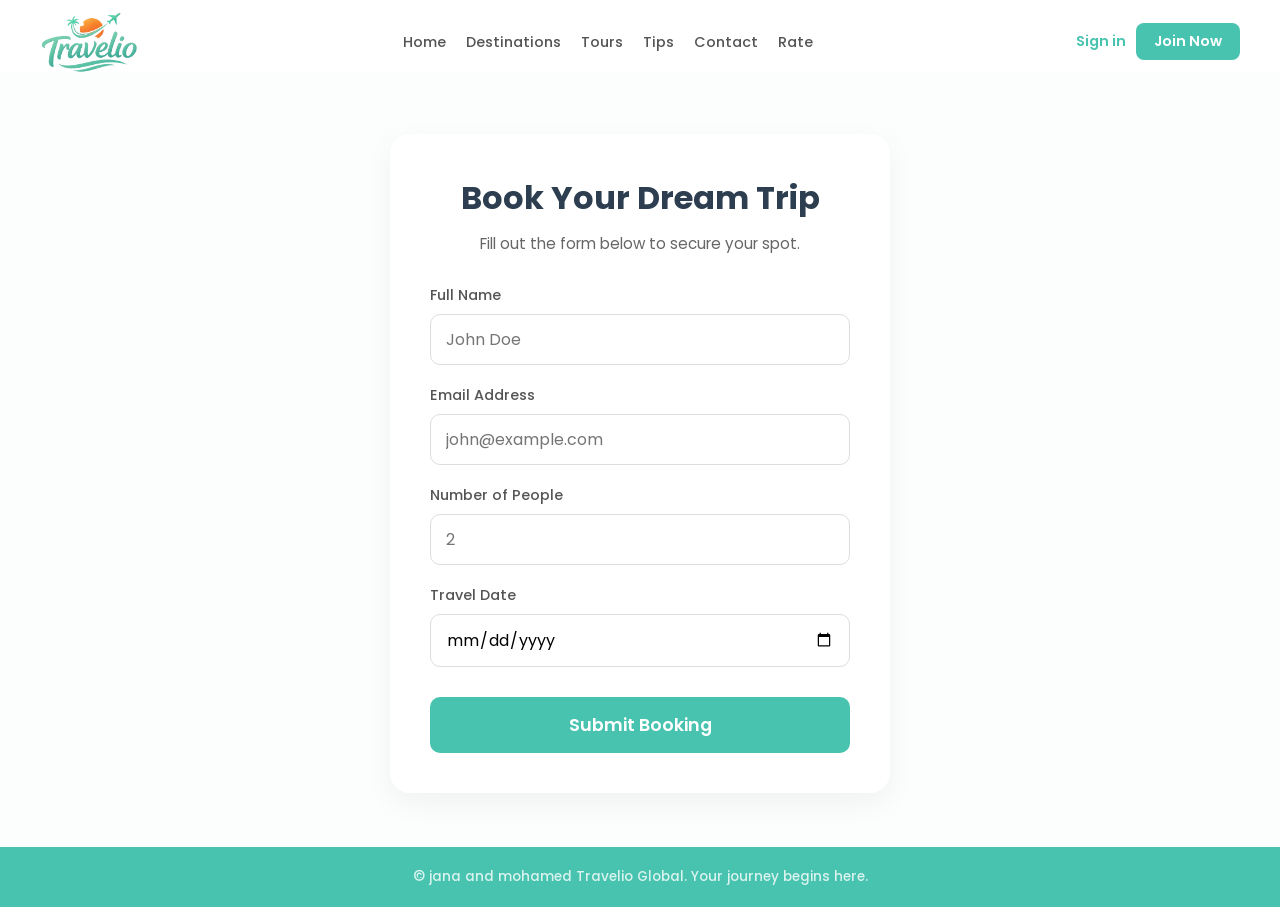
<file: Travel website/Booking.html>
<!doctype html>
<html lang="en">
  <head>
    <meta charset="UTF-8" />
    <meta name="viewport" content="width=device-width, initial-scale=1.0" />
    <title>Travelio - Booking</title>
    <link
      href="https://fonts.googleapis.com/css2?family=Poppins:wght@300;400;600;700&display=swap"
      rel="stylesheet"
    />
    <link rel="stylesheet" href="Styles/booking.css" />
  </head>
  <body>
    <!--  Navbar -->
    <iframe src="navbar.html" class="nav-iframe"></iframe>

    <div class="booking-container">
      <div class="booking-card">
        <h1>Book Your Dream Trip</h1>
        <p class="subtitle">Fill out the form below to secure your spot.</p>
        <form action="index.html" method="get">
          <div class="input-group">
            <label for="name">Full Name</label>
            <input type="text" id="name" placeholder="John Doe" required />
          </div>
          <div class="input-group">
            <label for="email">Email Address</label>
            <input
              type="email"
              id="email"
              placeholder="john@example.com"
              required
            />
          </div>
          <div class="input-group">
            <label for="people">Number of People</label>
            <input
              type="number"
              id="people"
              min="1"
              max="20"
              placeholder="2"
              required
            />
          </div>
          <div class="input-group">
            <label for="date">Travel Date</label>
            <input type="date" id="date" required />
          </div>
          <button type="submit" class="btn-submit">Submit Booking</button>
        </form>
      </div>
    </div>

    <!--  Footer -->
    <iframe src="footer.html" class="footer-iframe" scrolling="no"></iframe>
  </body>
</html>
</file>
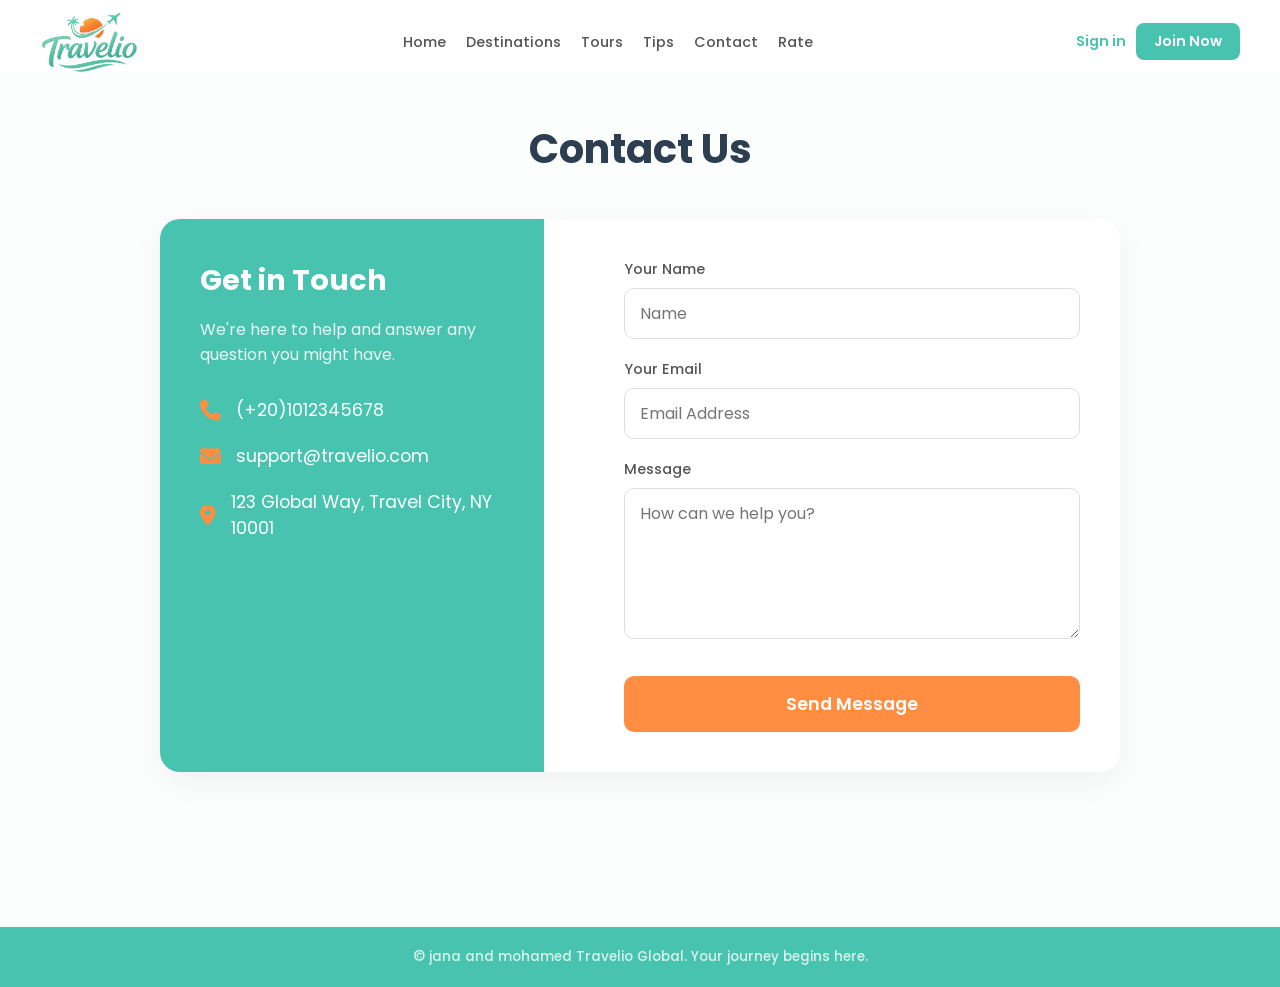
<file: Travel website/Contact.html>
<!doctype html>
<html lang="en">
  <head>
    <meta charset="UTF-8" />
    <meta name="viewport" content="width=device-width, initial-scale=1.0" />
    <title>Travelio - Contact Us</title>
    <link
      href="https://fonts.googleapis.com/css2?family=Poppins:wght@300;400;600;700&display=swap"
      rel="stylesheet"
    />
    <link
      rel="stylesheet"
      href="https://cdnjs.cloudflare.com/ajax/libs/font-awesome/6.4.2/css/all.min.css"
    />
    <link rel="stylesheet" href="Styles/contact.css" />
  </head>
  <body>
    <!--  Navbar -->
    <iframe src="navbar.html" class="nav-iframe"></iframe>

    <div class="contact-container">
      <h1 class="page-title">Contact Us</h1>

      <div class="contact-wrapper">
        <div class="contact-info">
          <h3>Get in Touch</h3>
          <p>We're here to help and answer any question you might have.</p>

          <div class="info-item">
            <i class="fa-solid fa-phone"></i>
            <span>(+20)1012345678</span>
          </div>
          <div class="info-item">
            <i class="fa-solid fa-envelope"></i>
            <span>support@travelio.com</span>
          </div>
          <div class="info-item">
            <i class="fa-solid fa-location-dot"></i>
            <span>123 Global Way, Travel City, NY 10001</span>
          </div>
        </div>

        <div class="contact-form">
          <form action="#" method="get">
            <div class="input-group">
              <label for="name">Your Name</label>
              <input type="text" id="name" placeholder="Name" required />
            </div>
            <div class="input-group">
              <label for="email">Your Email</label>
              <input
                type="email"
                id="email"
                placeholder="Email Address"
                required
              />
            </div>
            <div class="input-group">
              <label for="message">Message</label>
              <textarea
                id="message"
                rows="5"
                placeholder="How can we help you?"
                required
              ></textarea>
            </div>
            <button type="submit" class="btn-submit">Send Message</button>
          </form>
        </div>
      </div>
    </div>

    <!--  Footer -->
    <iframe src="footer.html" class="footer-iframe" scrolling="no"></iframe>
  </body>
</html>
</file>
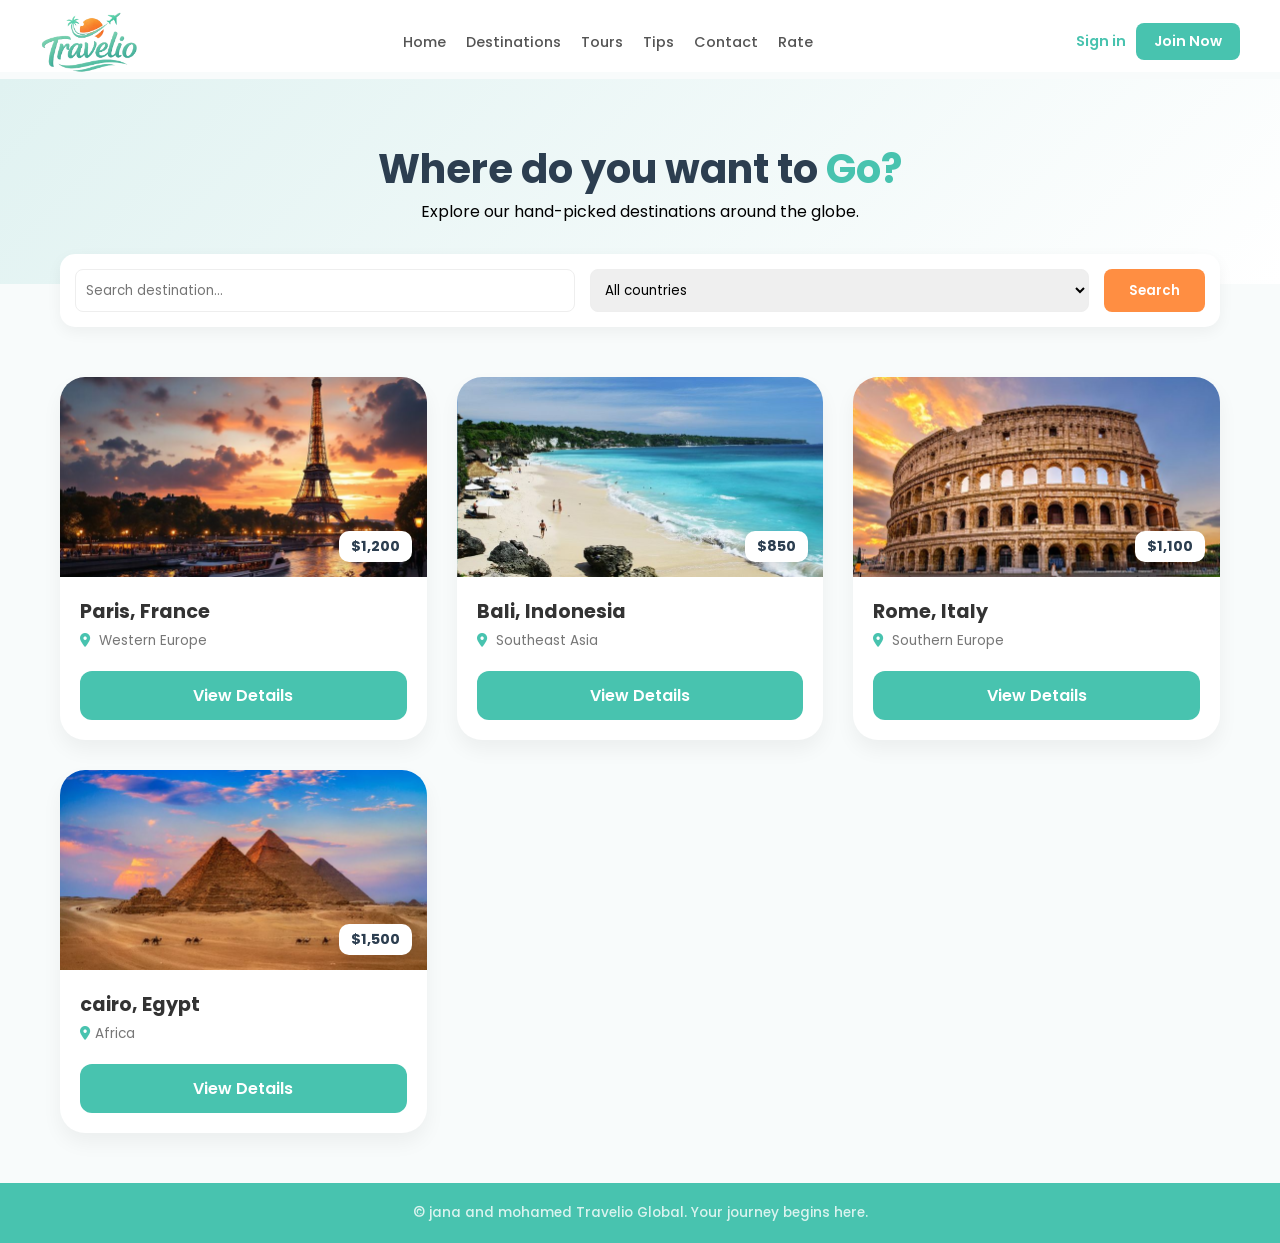
<file: Travel website/Destinations.html>
<!doctype html>
<html lang="en">
  <head>
    <meta charset="UTF-8" />
    <meta name="viewport" content="width=device-width, initial-scale=1.0" />
    <title>Travelio - Destinations</title>
    <link
      href="https://fonts.googleapis.com/css2?family=Poppins:wght@300;400;600;700&display=swap"
      rel="stylesheet"
    />
    <link
      rel="stylesheet"
      href="https://cdnjs.cloudflare.com/ajax/libs/font-awesome/6.4.2/css/all.min.css"
    />
    <link rel="stylesheet" href="Styles/destination.css" />
  </head>
  <body>
    <!--  Navbar -->
    <iframe src="navbar.html" class="nav-iframe" scrolling="no"></iframe>

    <header class="dest-hero">
      <h1>Where do you want to <span class="highlight">Go?</span></h1>
      <p>Explore our hand-picked destinations around the globe.</p>
    </header>

    <section class="container">
      <!-- Filter Bar -->
      <div class="filter-bar">
        <input type="text" placeholder="Search destination..." />
        <select>
          <option>All countries</option>
          <option>paris</option>
          <option>Egypt</option>
          <option>Rome</option>
          <option>Jaban</option>
          <option>America</option>
          <option>Bali</option>
        </select>
        <button class="filter-btn">Search</button>
      </div>

      <!-- Destination Grid -->
      <div class="dest-grid">
        <!-- Card 1 -->
        <div class="dest-card">
          <div class="dest-img" style="background-image: url(Img/paris.jfif)">
            <span class="price-tag">$1,200</span>
          </div>
          <div class="dest-info">
            <h3>Paris, France</h3>
            <p><i class="fa-solid fa-location-dot"></i> Western Europe</p>
            <a href="DestinationsDetails.html" class="view-btn">View Details</a>
          </div>
        </div>

        <!-- Card 2 -->
        <div class="dest-card">
          <div class="dest-img" style="background-image: url(Img/bali.jfif)">
            <span class="price-tag">$850</span>
          </div>
          <div class="dest-info">
            <h3>Bali, Indonesia</h3>
            <p><i class="fa-solid fa-location-dot"></i> Southeast Asia</p>
            <a href="DestinationsDetails.html" class="view-btn">View Details</a>
          </div>
        </div>

        <!-- Card 3 -->
        <div class="dest-card">
          <div class="dest-img" style="background-image: url(Img/rome.jfif)">
            <span class="price-tag">$1,100</span>
          </div>
          <div class="dest-info">
            <h3>Rome, Italy</h3>
            <p><i class="fa-solid fa-location-dot"></i> Southern Europe</p>
            <a href="DestinationsDetails.html" class="view-btn">View Details</a>
          </div>
        </div>

        <!-- Card 4 -->
        <div class="dest-card">
          <div class="dest-img" style="background-image: url(Img/egypt.jfif)">
            <span class="price-tag">$1,500</span>
          </div>
          <div class="dest-info">
            <h3>cairo, Egypt</h3>
            <p><i class="fa-solid fa-location-dot"></i>Africa</p>
            <a href="DestinationsDetails.html" class="view-btn">View Details</a>
          </div>
        </div>
      </div>
    </section>

    <!-- Shared Footer -->
    <iframe src="footer.html" class="footer-iframe" scrolling="no"></iframe>
  </body>
</html>
</file>
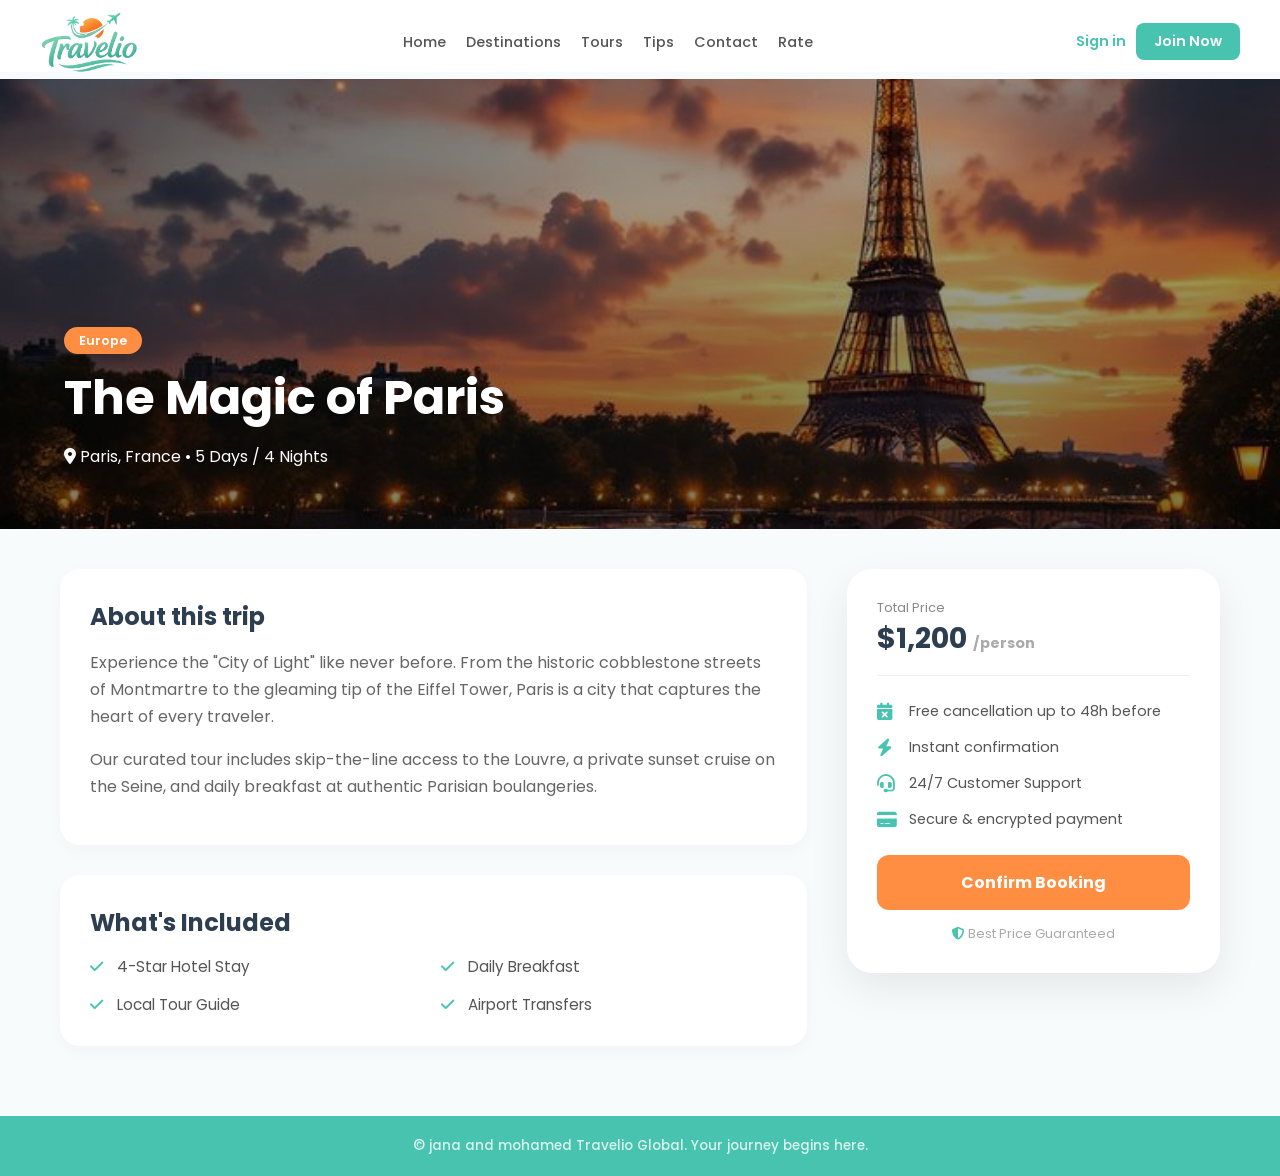
<file: Travel website/DestinationsDetails.html>
<!doctype html>
<html lang="en">
  <head>
    <meta charset="UTF-8" />
    <meta name="viewport" content="width=device-width, initial-scale=1.0" />
    <title>Travelio - Destination Details</title>
    <link
      href="https://fonts.googleapis.com/css2?family=Poppins:wght@300;400;600;700&display=swap"
      rel="stylesheet"
    />
    <link
      rel="stylesheet"
      href="https://cdnjs.cloudflare.com/ajax/libs/font-awesome/6.4.2/css/all.min.css"
    />
    <link rel="stylesheet" href="Styles/d_details.css" />
  </head>
  <body>
    <!--  Navbar -->
    <iframe src="navbar.html" class="nav-iframe" scrolling="no"></iframe>

    <!-- Hero Header -->
    <header
      class="details-hero"
      style="
        background-image:
          linear-gradient(rgba(0, 0, 0, 0.3), rgba(0, 0, 0, 0.5)),
          url(Img/paris.jfif);
      "
    >
      <div class="hero-text">
        <span class="category-tag">Europe</span>
        <h1>The Magic of Paris</h1>
        <p>
          <i class="fa-solid fa-location-dot"></i> Paris, France • 5 Days / 4
          Nights
        </p>
      </div>
    </header>

    <main class="details-container">
      <!-- Left Column -->
      <section class="info-column">
        <div class="card">
          <h2>About this trip</h2>
          <p>
            Experience the "City of Light" like never before. From the historic
            cobblestone streets of Montmartre to the gleaming tip of the Eiffel
            Tower, Paris is a city that captures the heart of every traveler.
          </p>
          <p>
            Our curated tour includes skip-the-line access to the Louvre, a
            private sunset cruise on the Seine, and daily breakfast at authentic
            Parisian boulangeries.
          </p>
        </div>

        <div class="card">
          <h2>What's Included</h2>
          <ul class="list">
            <li><i class="fa-solid fa-check"></i> 4-Star Hotel Stay</li>
            <li><i class="fa-solid fa-check"></i> Daily Breakfast</li>
            <li><i class="fa-solid fa-check"></i> Local Tour Guide</li>
            <li><i class="fa-solid fa-check"></i> Airport Transfers</li>
          </ul>
        </div>
      </section>

      <!-- Right Column: -->
      <aside class="booking-column">
        <div class="booking-card">
          <div class="price-header">
            <span class="label">Total Price</span>
            <span class="amount">$1,200 <small>/person</small></span>
          </div>

          <div class="booking-highlights">
            <div class="highlight-item">
              <i class="fa-solid fa-calendar-xmark"></i>
              <span>Free cancellation up to 48h before</span>
            </div>
            <div class="highlight-item">
              <i class="fa-solid fa-bolt"></i>
              <span>Instant confirmation</span>
            </div>
            <div class="highlight-item">
              <i class="fa-solid fa-headset"></i>
              <span>24/7 Customer Support</span>
            </div>
            <div class="highlight-item">
              <i class="fa-solid fa-credit-card"></i>
              <span>Secure & encrypted payment</span>
            </div>
          </div>

          <a href="Booking.html" class="book-btn">Confirm Booking</a>

          <p class="guarantee">
            <i class="fa-solid fa-shield-halved"></i> Best Price Guaranteed
          </p>
        </div>
      </aside>
    </main>

    <!-- Footer -->
    <iframe src="footer.html" class="footer-iframe" scrolling="no"></iframe>
  </body>
</html>
</file>
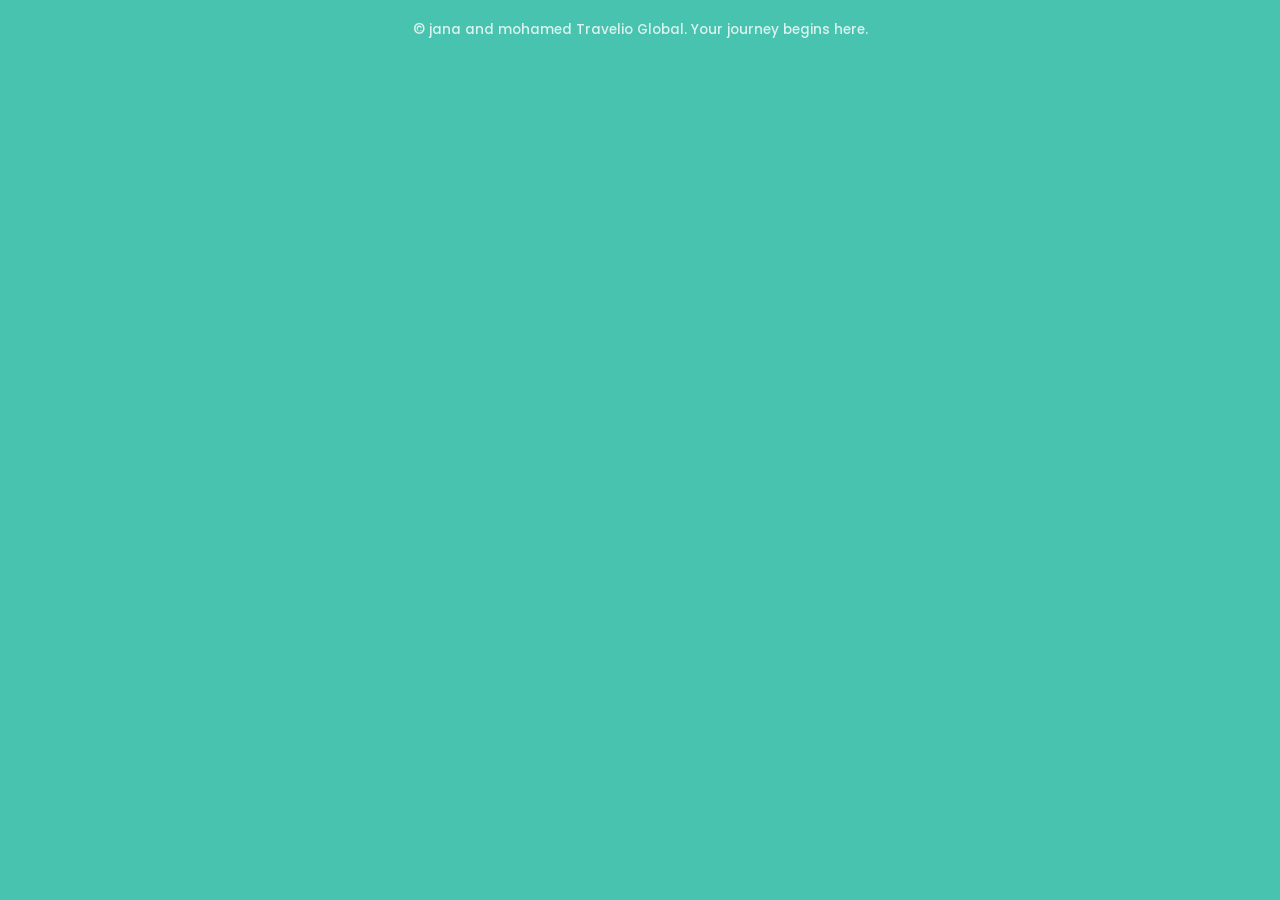
<file: Travel website/footer.html>
<!doctype html>
<html>
  <head>
    <link
      href="https://fonts.googleapis.com/css2?family=Poppins:wght@400&display=swap"
      rel="stylesheet"
    />
    <style>
      body {
        margin: 0;
        background: #48c3af;
        color: white;
        font-family: "Poppins", sans-serif;
        font-weight: 500;
        text-align: center;
      }
      .footer {
        padding: 20px;
        font-size: 0.85rem;
        opacity: 0.8;
      }
    </style>
  </head>
  <body>
    <div class="footer">
      &copy; jana and mohamed Travelio Global. Your journey begins here.
    </div>
  </body>
</html>
</file>
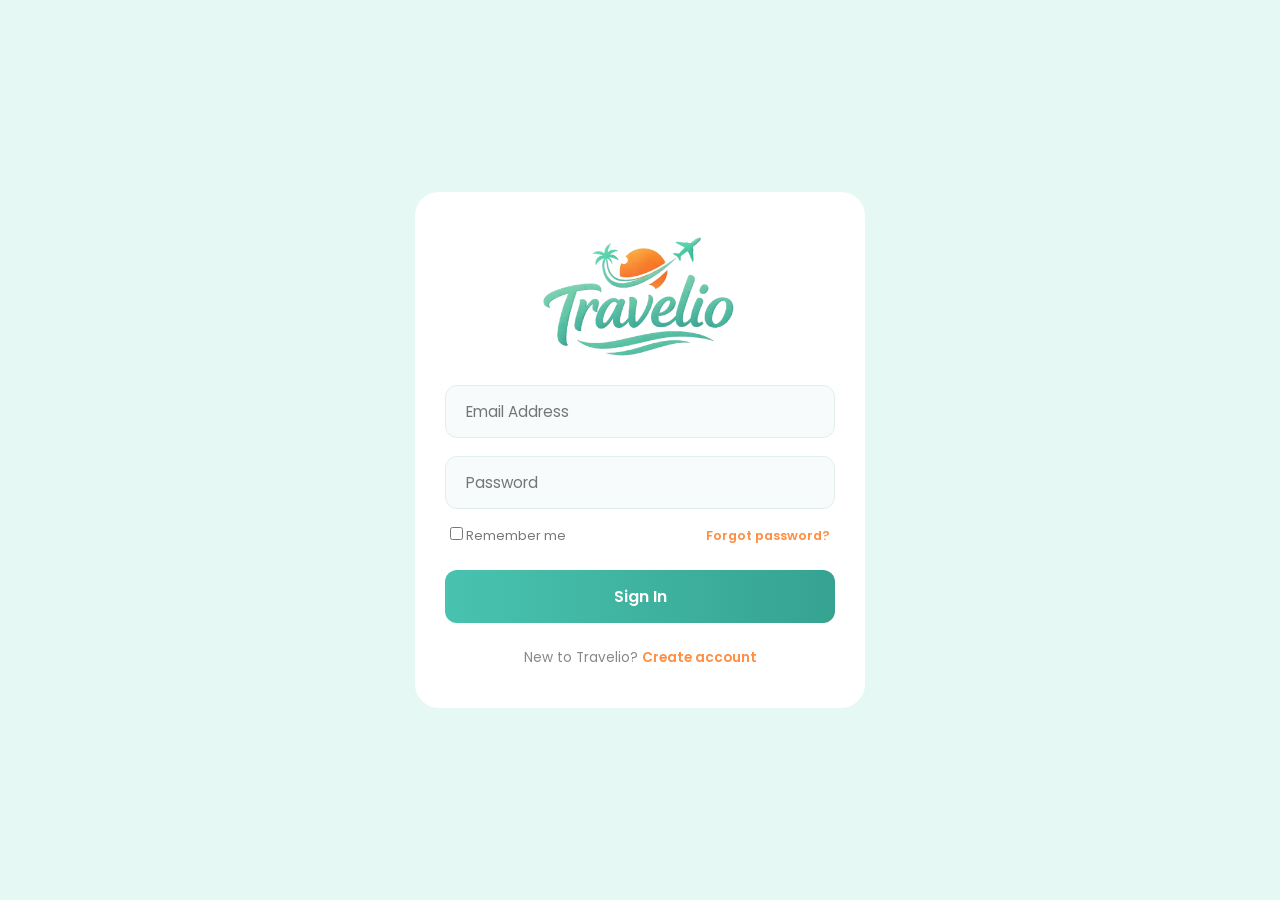
<file: Travel website/Login.html>
<!doctype html>
<html lang="en">
  <head>
    <meta charset="UTF-8" />
    <meta name="viewport" content="width=device-width, initial-scale=1.0" />
    <title>Travelio - Login</title>
    <link
      href="https://fonts.googleapis.com/css2?family=Poppins:wght@300;400;600&display=swap"
      rel="stylesheet"
    />
    <link rel="stylesheet" href="Styles/login.css" />
  </head>
  <body>
    <div class="login-card">
      <div class="logo-container">
        <img src="Img/logo.png" alt="Travelio Logo" class="logo" />
      </div>

      <form action="index.html" method="post">
        <div class="input-group">
          <input type="email" placeholder="Email Address" required />
        </div>

        <div class="input-group">
          <input type="password" placeholder="Password" required />
        </div>

        <div class="actions">
          <label><input type="checkbox" /> Remember me</label>
          <a href="#">Forgot password?</a>
        </div>

        <button type="submit" class="login-btn">Sign In</button>
      </form>

      <div class="create-account">
        <p>New to Travelio? <a href="Register.html">Create account</a></p>
      </div>
    </div>
  </body>
</html>
</file>
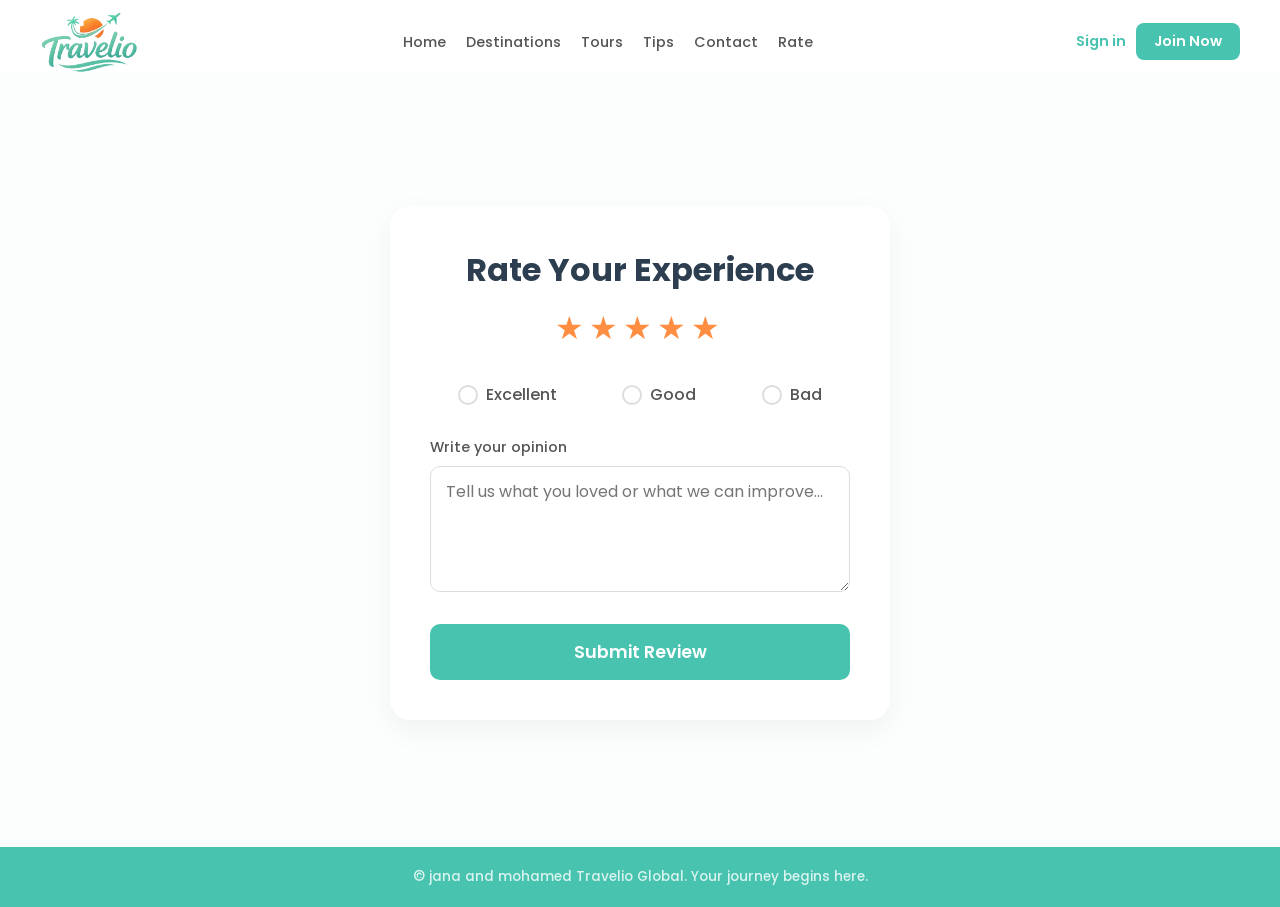
<file: Travel website/Rate.html>
<!doctype html>
<html lang="en">
  <head>
    <meta charset="UTF-8" />
    <meta name="viewport" content="width=device-width, initial-scale=1.0" />
    <title>Travelio - Rate Us</title>
    <link href="https://fonts.googleapis.com/css2?family=Poppins:wght@300;400;600;700&display=swap" rel="stylesheet" />
    <link rel="stylesheet" href="Styles/rate.css" />
  </head>
  <body>
    <!--  Navbar -->
    <iframe src="navbar.html" class="nav-iframe"></iframe>

    <div class="rate-container">
      <div class="rate-card">
        <h1>Rate Your Experience</h1>
        <div class="stars">
          <span style="color:#ff8e42">★</span><span style="color:#ff8e42">★</span><span style="color:#ff8e42">★</span><span style="color:#ff8e42">★</span><span style="color:#ff8e42">★</span>
        </div>
        
        <form action="#" method="get">
          <div class="radio-group">
            <label class="radio-option">
              <input type="radio" name="experience" value="Excellent" required>
              <span class="custom-radio"></span> Excellent
            </label>
            <label class="radio-option">
              <input type="radio" name="experience" value="Good">
              <span class="custom-radio"></span> Good
            </label>
            <label class="radio-option">
              <input type="radio" name="experience" value="Bad">
              <span class="custom-radio"></span> Bad
            </label>
          </div>
          
          <div class="input-group">
            <label for="feedback">Write your opinion</label>
            <textarea id="feedback" rows="4" placeholder="Tell us what you loved or what we can improve..." required></textarea>
          </div>
          
          <button type="submit" class="btn-submit">Submit Review</button>
        </form>
      </div>
    </div>

    <!--  Footer -->
    <iframe src="footer.html" class="footer-iframe" scrolling="no"></iframe>
  </body>
</html>
</file>
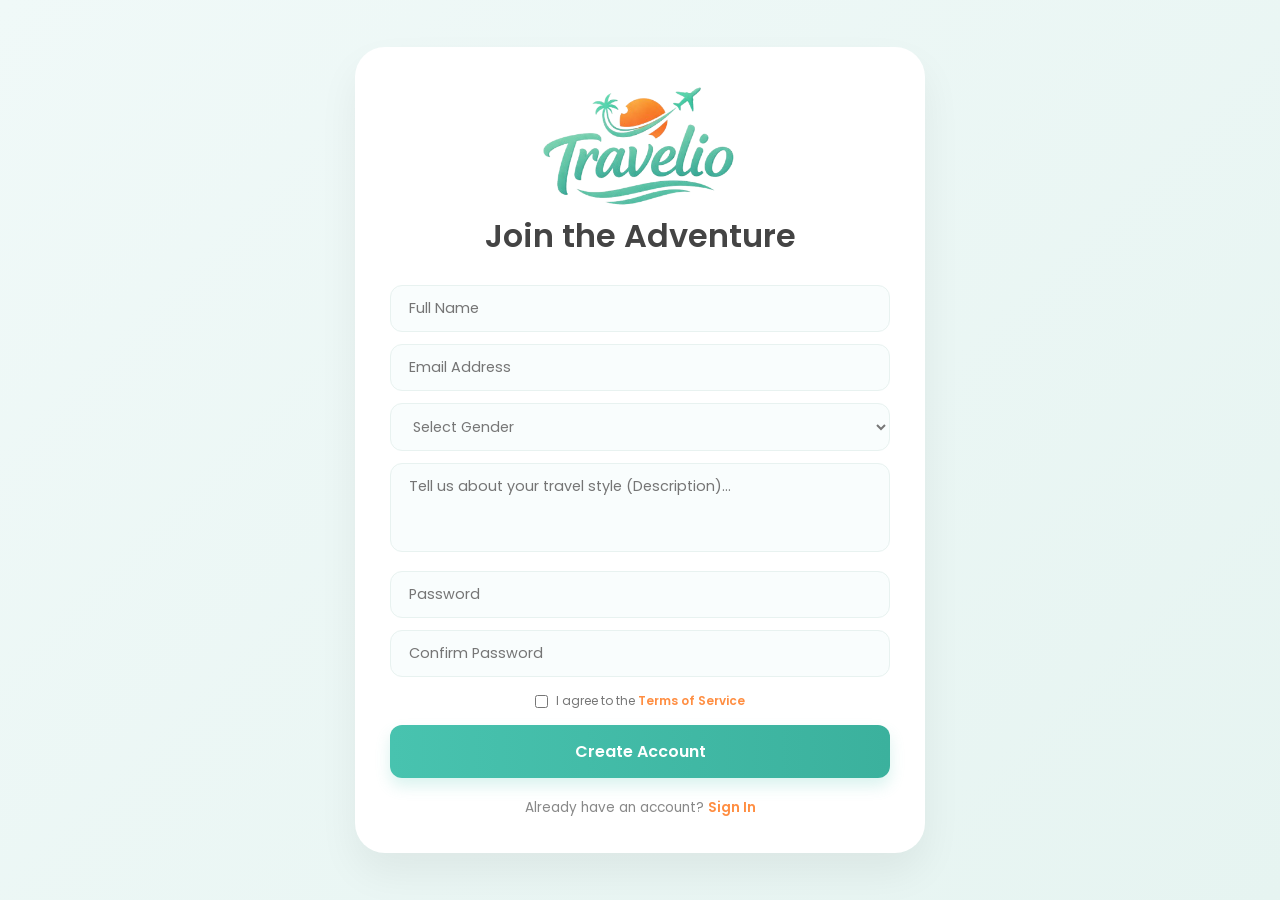
<file: Travel website/Register.html>
<!doctype html>
<html lang="en">
  <head>
    <meta charset="UTF-8" />
    <meta name="viewport" content="width=device-width, initial-scale=1.0" />
    <title>Travelio - Register</title>
    <link
      href="https://fonts.googleapis.com/css2?family=Poppins:wght@300;400;600&display=swap"
      rel="stylesheet"
    />
    <link rel="stylesheet" href="Styles/register.css" />
  </head>
  <body>
    <div class="register-card">
      <div class="logo-box">
        <img src="Img/logo.png" alt="Travelio Logo" class="logo" />
        <h2>Join the Adventure</h2>
      </div>

      <form action="index.html" method="post">
        <div class="input-row">
          <input type="text" placeholder="Full Name" required />
        </div>

        <div class="input-row">
          <input type="email" placeholder="Email Address" required />
        </div>

        <div class="input-row">
          <select id="gender" required>
            <option value="" disabled selected>Select Gender</option>
            <option value="male">Male</option>
            <option value="female">Female</option>
          </select>
        </div>

        <div class="input-row">
          <textarea
            placeholder="Tell us about your travel style (Description)..."
            rows="3"
          ></textarea>
        </div>

        <div class="input-row">
          <input type="password" placeholder="Password" required />
        </div>

        <div class="input-row">
          <input type="password" placeholder="Confirm Password" required />
        </div>

        <div class="terms-box">
          <input type="checkbox" id="terms" required />
          <label for="terms"
            >I agree to the <a href="#">Terms of Service</a></label
          >
        </div>

        <button type="submit" class="signup-btn">Create Account</button>
      </form>

      <div class="login-redirect">
        <p>Already have an account? <a href="login.html">Sign In</a></p>
      </div>
    </div>
  </body>
</html>
</file>
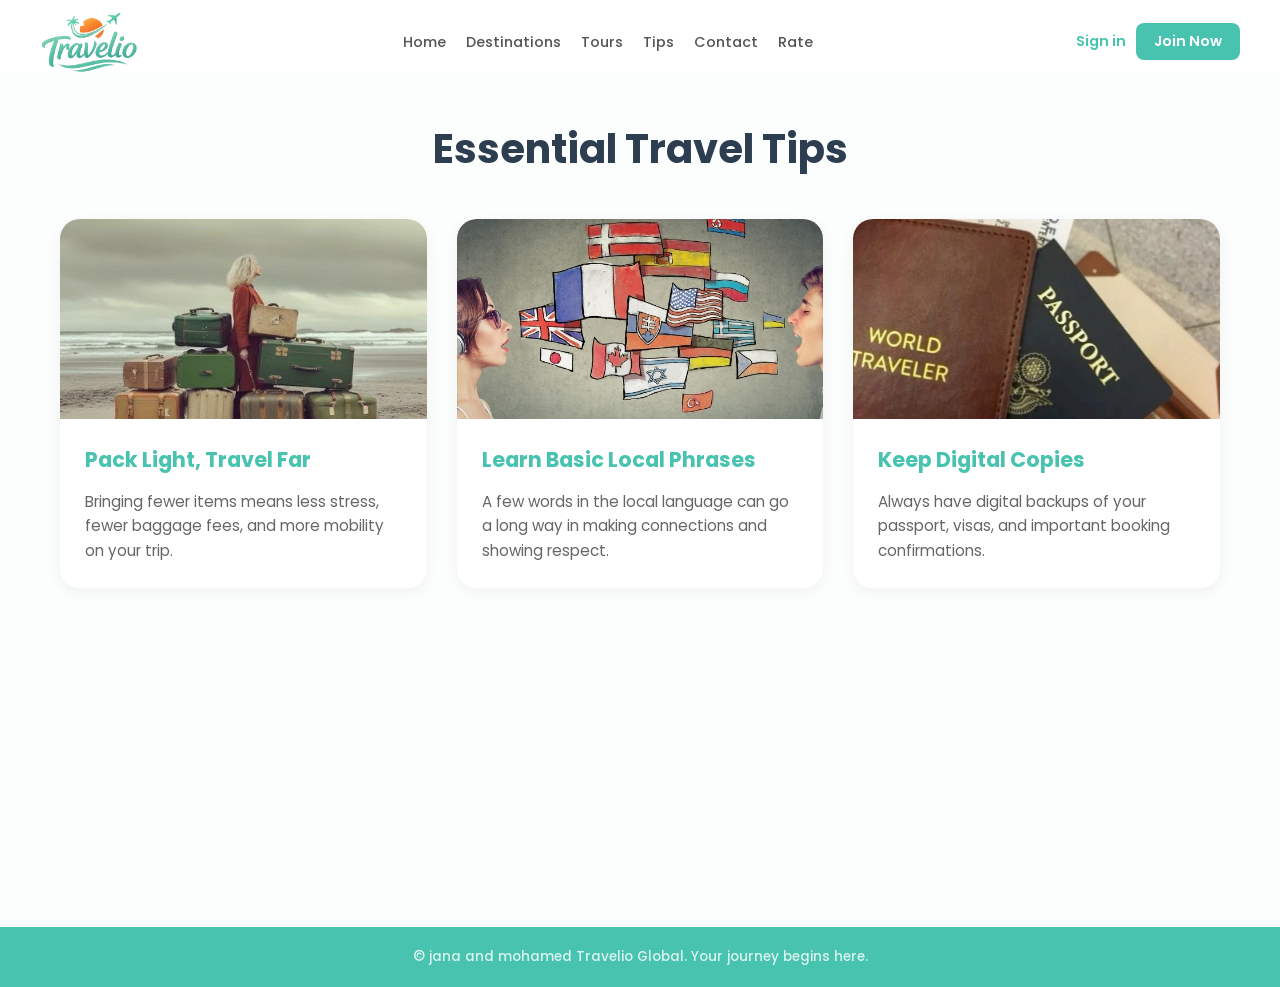
<file: Travel website/Tips.html>
<!doctype html>
<html lang="en">
  <head>
    <meta charset="UTF-8" />
    <meta name="viewport" content="width=device-width, initial-scale=1.0" />
    <title>Travelio - Travel Tips</title>
    <link
      href="https://fonts.googleapis.com/css2?family=Poppins:wght@300;400;600;700&display=swap"
      rel="stylesheet"
    />
    <link rel="stylesheet" href="Styles/tips.css" />
  </head>
  <body>
    <!--  Navbar -->
    <iframe src="navbar.html" class="nav-iframe"></iframe>

    <div class="tips-container">
      <h1 class="page-title">Essential Travel Tips</h1>

      <div class="tips-grid">
        <article class="tip-card">
          <div
            class="tip-img"
            style="background-image: url(&quot;Img/pack.jfif&quot;)"
          ></div>
          <div class="tip-content">
            <h3>Pack Light, Travel Far</h3>
            <p>
              Bringing fewer items means less stress, fewer baggage fees, and
              more mobility on your trip.
            </p>
          </div>
        </article>
        <article class="tip-card">
          <div
            class="tip-img"
            style="background-image: url(&quot;Img/language.jfif&quot;)"
          ></div>
          <div class="tip-content">
            <h3>Learn Basic Local Phrases</h3>
            <p>
              A few words in the local language can go a long way in making
              connections and showing respect.
            </p>
          </div>
        </article>
        <article class="tip-card">
          <div
            class="tip-img"
            style="background-image: url(&quot;Img/passport.jfif&quot;)"
          ></div>
          <div class="tip-content">
            <h3>Keep Digital Copies</h3>
            <p>
              Always have digital backups of your passport, visas, and important
              booking confirmations.
            </p>
          </div>
        </article>
      </div>
    </div>

    <!--  Footer -->
    <iframe src="footer.html" class="footer-iframe" scrolling="no"></iframe>
  </body>
</html>
</file>
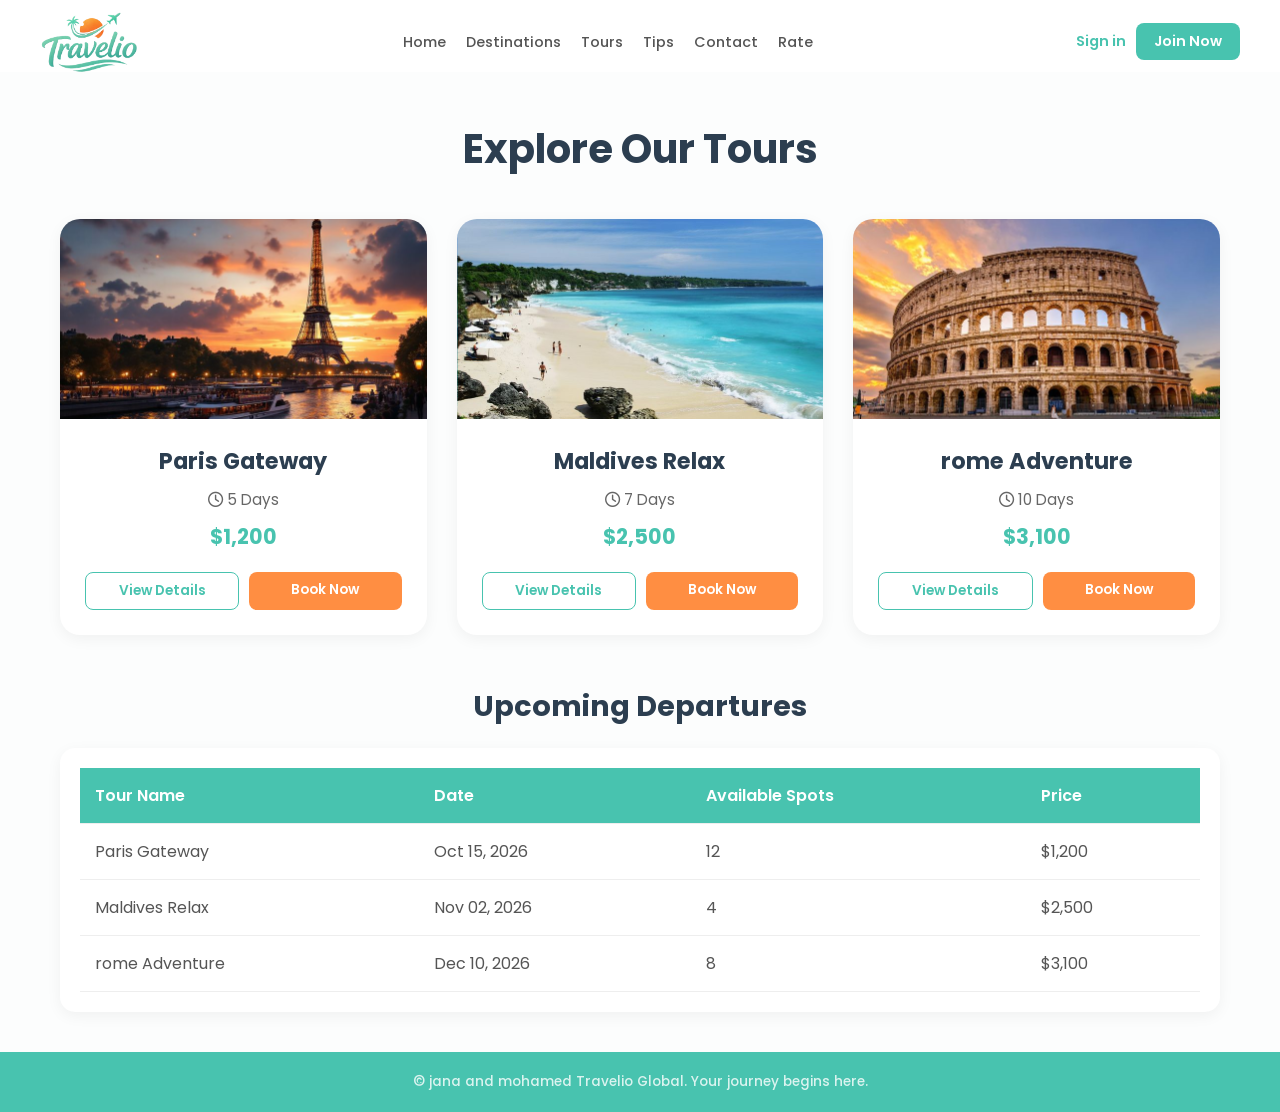
<file: Travel website/Tours.html>
<!doctype html>
<html lang="en">
  <head>
    <meta charset="UTF-8" />
    <meta name="viewport" content="width=device-width, initial-scale=1.0" />
    <title>Travelio - Tours</title>
    <link
      href="https://fonts.googleapis.com/css2?family=Poppins:wght@300;400;600;700&display=swap"
      rel="stylesheet"
    />
    <link
      rel="stylesheet"
      href="https://cdnjs.cloudflare.com/ajax/libs/font-awesome/6.4.2/css/all.min.css"
    />
    <link rel="stylesheet" href="Styles/tours.css" />
  </head>
  <body>
    <!--  Navbar -->
    <iframe src="navbar.html" class="nav-iframe"></iframe>

    <div class="tours-container">
      <h1 class="page-title">Explore Our Tours</h1>

      <div class="cards-grid">
        <div class="tour-card">
          <div
            class="tour-img"
            style="background-image: url(Img/paris.jfif)"
          ></div>
          <div class="tour-info">
            <h3>Paris Gateway</h3>
            <p><i class="fa-regular fa-clock"></i> 5 Days</p>
            <p class="price">$1,200</p>
            <div class="tour-actions">
              <a href="ToursDetails.html" class="btn-view">View Details</a>
              <a href="Booking.html" class="btn-book-now">Book Now</a>
            </div>
          </div>
        </div>
        <div class="tour-card">
          <div
            class="tour-img"
            style="background-image: url(Img/bali.jfif)"
          ></div>
          <div class="tour-info">
            <h3>Maldives Relax</h3>
            <p><i class="fa-regular fa-clock"></i> 7 Days</p>
            <p class="price">$2,500</p>
            <div class="tour-actions">
              <a href="ToursDetails.html" class="btn-view">View Details</a>
              <a href="Booking.html" class="btn-book-now">Book Now</a>
            </div>
          </div>
        </div>
        <div class="tour-card">
          <div
            class="tour-img"
            style="background-image: url(Img/rome.jfif)"
          ></div>
          <div class="tour-info">
            <h3>rome Adventure</h3>
            <p><i class="fa-regular fa-clock"></i> 10 Days</p>
            <p class="price">$3,100</p>
            <div class="tour-actions">
              <a href="ToursDetails.html" class="btn-view">View Details</a>
              <a href="Booking.html" class="btn-book-now">Book Now</a>
            </div>
          </div>
        </div>
      </div>

      <h2 class="section-title">Upcoming Departures</h2>
      <div class="table-container">
        <table class="tours-table">
          <thead>
            <tr>
              <th>Tour Name</th>
              <th>Date</th>
              <th>Available Spots</th>
              <th>Price</th>
            </tr>
          </thead>
          <tbody>
            <tr>
              <td>Paris Gateway</td>
              <td>Oct 15, 2026</td>
              <td>12</td>
              <td>$1,200</td>
            </tr>
            <tr>
              <td>Maldives Relax</td>
              <td>Nov 02, 2026</td>
              <td>4</td>
              <td>$2,500</td>
            </tr>
            <tr>
              <td>rome Adventure</td>
              <td>Dec 10, 2026</td>
              <td>8</td>
              <td>$3,100</td>
            </tr>
          </tbody>
        </table>
      </div>
    </div>

    <!--  Footer -->
    <iframe src="footer.html" class="footer-iframe" scrolling="no"></iframe>
  </body>
</html>
</file>
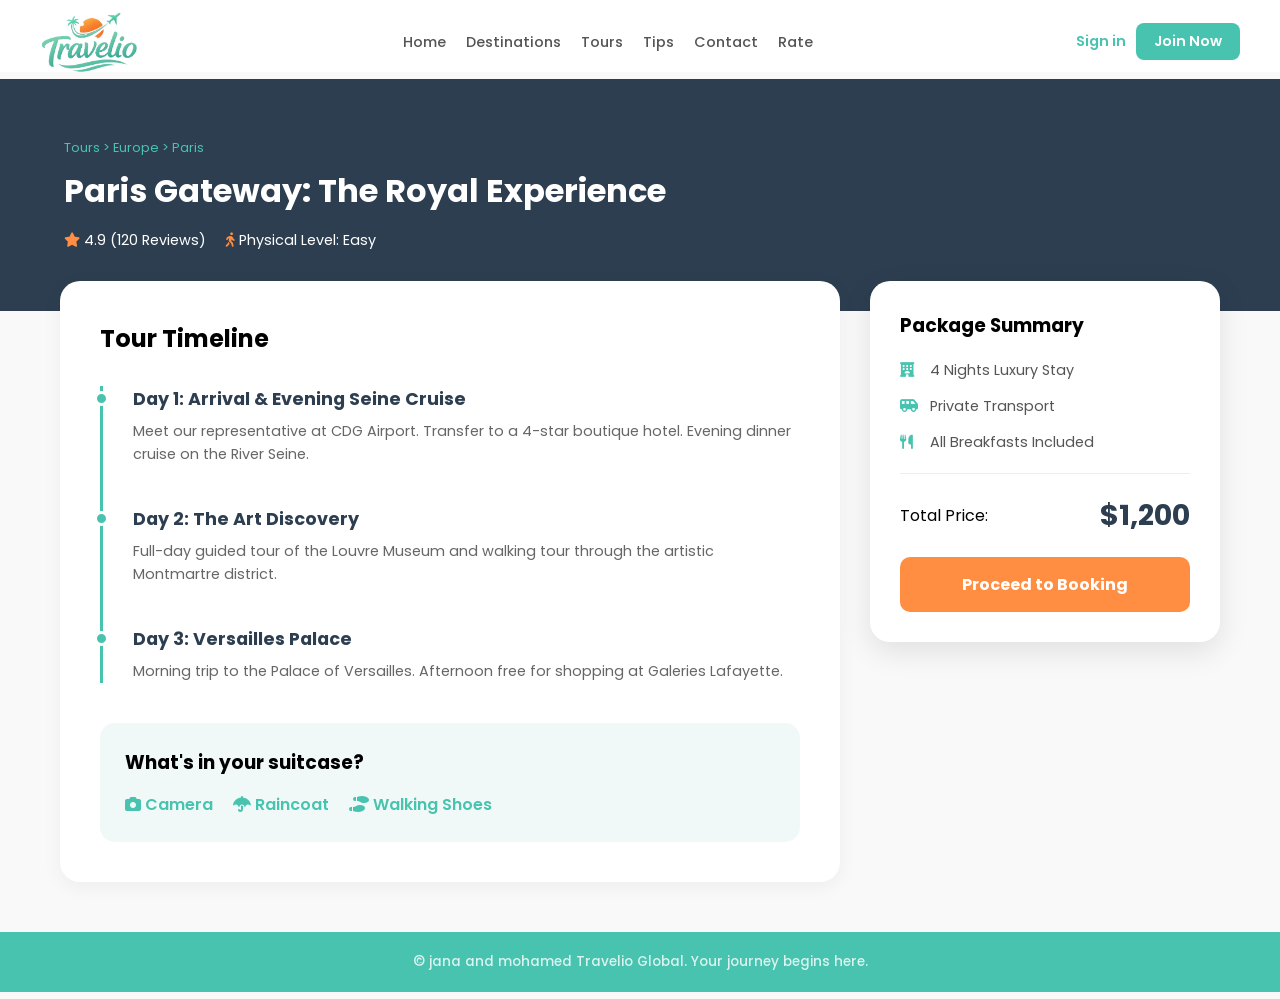
<file: Travel website/ToursDetails.html>
<!doctype html>
<html lang="en">
  <head>
    <meta charset="UTF-8" />
    <title>Travelio - Tour Details</title>
    <link
      href="https://fonts.googleapis.com/css2?family=Poppins:wght@300;400;600;700&display=swap"
      rel="stylesheet"
    />
    <link
      rel="stylesheet"
      href="https://cdnjs.cloudflare.com/ajax/libs/font-awesome/6.4.2/css/all.min.css"
    />
    <link rel="stylesheet" href="Styles/tour_details.css" />
  </head>
  <body>
    <iframe src="navbar.html" class="nav-iframe"></iframe>

    <div class="tour-header-section">
      <div class="header-content">
        <div class="tour-path">Tours > Europe > Paris</div>
        <h1>Paris Gateway: The Royal Experience</h1>
        <div class="tour-meta">
          <span><i class="fa-solid fa-star"></i> 4.9 (120 Reviews)</span>
          <span
            ><i class="fa-solid fa-person-walking"></i> Physical Level:
            Easy</span
          >
        </div>
      </div>
    </div>

    <main class="tour-main">
      <div class="tour-content">
        <section class="itinerary-section">
          <h2>Tour Timeline</h2>
          <div class="timeline">
            <div class="timeline-item">
              <div class="dot"></div>
              <div class="time-info">
                <h3>Day 1: Arrival & Evening Seine Cruise</h3>
                <p>
                  Meet our representative at CDG Airport. Transfer to a 4-star
                  boutique hotel. Evening dinner cruise on the River Seine.
                </p>
              </div>
            </div>
            <div class="timeline-item">
              <div class="dot"></div>
              <div class="time-info">
                <h3>Day 2: The Art Discovery</h3>
                <p>
                  Full-day guided tour of the Louvre Museum and walking tour
                  through the artistic Montmartre district.
                </p>
              </div>
            </div>
            <div class="timeline-item">
              <div class="dot"></div>
              <div class="time-info">
                <h3>Day 3: Versailles Palace</h3>
                <p>
                  Morning trip to the Palace of Versailles. Afternoon free for
                  shopping at Galeries Lafayette.
                </p>
              </div>
            </div>
          </div>
        </section>

        <section class="packing-section">
          <h3>What's in your suitcase?</h3>
          <div class="packing-grid">
            <span><i class="fa-solid fa-camera"></i> Camera</span>
            <span><i class="fa-solid fa-umbrella"></i> Raincoat</span>
            <span><i class="fa-solid fa-shoe-prints"></i> Walking Shoes</span>
          </div>
        </section>
      </div>

      <aside class="tour-sidebar">
        <div class="summary-card">
          <h3>Package Summary</h3>
          <ul class="summary-list">
            <li><i class="fa-solid fa-hotel"></i> 4 Nights Luxury Stay</li>
            <li><i class="fa-solid fa-van-shuttle"></i> Private Transport</li>
            <li>
              <i class="fa-solid fa-utensils"></i> All Breakfasts Included
            </li>
          </ul>
          <div class="price-box">
            <span>Total Price:</span>
            <span class="final-price">$1,200</span>
          </div>
          <a href="Booking.html" class="full-book-btn">Proceed to Booking</a>
        </div>
      </aside>
    </main>

    <iframe src="footer.html" class="footer-iframe" scrolling="no"></iframe>
  </body>
</html>
</file>
<file: Travel website/Styles/booking.css>
* { margin: 0; padding: 0; box-sizing: border-box; font-family: "Poppins", sans-serif; }
body { background-color: #fcfdfd; overflow-x: hidden; }

/* Iframe styles */
.nav-iframe { width: 100%; height: 72px; border: none; position: sticky; top: 0; z-index: 1000; }
@media (max-width: 850px) { .nav-iframe { height: 120px; } }
.footer-iframe { width: 100%; height: 60px; border: none; display: block; }

/* Booking Page */
.booking-container { min-height: calc(100vh - 132px); display: flex; justify-content: center; align-items: center; padding: 40px 20px; }
.booking-card { background: white; padding: 40px; border-radius: 20px; box-shadow: 0 10px 30px rgba(0,0,0,0.05); width: 100%; max-width: 500px; text-align: center; }
.booking-card h1 { color: #2c3e50; font-size: 2rem; margin-bottom: 10px; }
.subtitle { color: #666; margin-bottom: 30px; font-size: 0.95rem; }

.input-group { text-align: left; margin-bottom: 20px; }
.input-group label { display: block; margin-bottom: 8px; font-weight: 500; color: #555; font-size: 0.9rem; }
.input-group input { width: 100%; padding: 12px 15px; border: 1px solid #ddd; border-radius: 10px; font-size: 1rem; transition: 0.3s; outline: none; }
.input-group input:focus { border-color: #48c3af; box-shadow: 0 0 0 3px rgba(72, 195, 175, 0.2); }

.btn-submit { width: 100%; padding: 15px; background: #48c3af; color: white; border: none; border-radius: 10px; font-size: 1.1rem; font-weight: 600; cursor: pointer; transition: 0.3s; margin-top: 10px; }
.btn-submit:hover { background: #3ba896; }
</file>
<file: Travel website/Styles/contact.css>
* { margin: 0; padding: 0; box-sizing: border-box; font-family: "Poppins", sans-serif; }
body { background-color: #fcfdfd; overflow-x: hidden; }

/* Iframe styles */
.nav-iframe { width: 100%; height: 72px; border: none; position: sticky; top: 0; z-index: 1000; }
@media (max-width: 850px) { .nav-iframe { height: 120px; } }
.footer-iframe { width: 100%; height: 60px; border: none; display: block; }

/* Contact Page */
.contact-container { max-width: 1000px; margin: 40px auto; padding: 0 20px; min-height: calc(100vh - 132px); }
.page-title { text-align: center; color: #2c3e50; font-size: 2.5rem; margin-bottom: 40px; }

.contact-wrapper { display: flex; gap: 40px; background: white; border-radius: 20px; box-shadow: 0 10px 30px rgba(0,0,0,0.05); overflow: hidden; }
@media (max-width: 768px) { .contact-wrapper { flex-direction: column; } }

.contact-info { background: #48c3af; color: white; padding: 40px; flex: 1; }
.contact-info h3 { font-size: 1.8rem; margin-bottom: 15px; }
.contact-info p { margin-bottom: 30px; opacity: 0.9; }
.info-item { display: flex; align-items: center; gap: 15px; margin-bottom: 20px; font-size: 1.1rem; }
.info-item i { font-size: 1.3rem; color: #ff8e42; }

.contact-form { padding: 40px; flex: 1.5; }
.input-group { margin-bottom: 20px; }
.input-group label { display: block; margin-bottom: 8px; font-weight: 500; color: #555; font-size: 0.9rem; }
.input-group input, .input-group textarea { width: 100%; padding: 12px 15px; border: 1px solid #ddd; border-radius: 10px; font-size: 1rem; transition: 0.3s; outline: none; resize: vertical; }
.input-group input:focus, .input-group textarea:focus { border-color: #48c3af; box-shadow: 0 0 0 3px rgba(72, 195, 175, 0.2); }

.btn-submit { width: 100%; padding: 15px; background: #ff8e42; color: white; border: none; border-radius: 10px; font-size: 1.1rem; font-weight: 600; cursor: pointer; transition: 0.3s; margin-top: 10px; }
.btn-submit:hover { background: #e07a34; }
</file>
<file: Travel website/Styles/destination.css>
* {
  margin: 0;
  padding: 0;
  box-sizing: border-box;
  font-family: "Poppins", sans-serif;
}

body {
  background-color: #f8fbfb;
}

/* Iframes */
.nav-iframe {
  width: 100%;
  height: 72px;
  border: none;
  position: sticky;
  top: 0;
  z-index: 1000;
}

@media (max-width: 850px) {
  .nav-iframe {
    height: 120px;
  }
}
.footer-iframe {
  width: 100%;
  height: 60px;
  border: none;
  display: block;
  margin-top: 50px;
}

/* Hero */
.dest-hero {
  background: linear-gradient(135deg, #e0f2f1 0%, #ffffff 100%);
  padding: 60px 20px;
  text-align: center;
}

.dest-hero h1 {
  font-size: 2.5rem;
  color: #2c3e50;
}
.highlight {
  color: #48c3af;
}

/* Container */
.container {
  max-width: 1200px;
  margin: 0 auto;
  padding: 0 20px;
}

/* Filter Bar */
.filter-bar {
  display: flex;
  gap: 15px;
  background: white;
  padding: 15px;
  border-radius: 15px;
  box-shadow: 0 5px 15px rgba(0, 0, 0, 0.05);
  margin-top: -30px;
  margin-bottom: 50px;
}

.filter-bar input,
.filter-bar select {
  flex: 1;
  padding: 10px;
  border: 1px solid #eee;
  border-radius: 8px;
  outline: none;
}

.filter-btn {
  background: #ff8e42;
  color: white;
  border: none;
  padding: 10px 25px;
  border-radius: 8px;
  font-weight: 600;
  cursor: pointer;
}

/* Destination Grid */
.dest-grid {
  display: grid;
  grid-template-columns: repeat(auto-fit, minmax(280px, 1fr));
  gap: 30px;
}

/* Card Styling */
.dest-card {
  background: white;
  border-radius: 25px;
  overflow: hidden;
  box-shadow: 0 10px 20px rgba(0, 0, 0, 0.05);
  transition: transform 0.3s;
}

.dest-card:hover {
  transform: translateY(-10px);
}

.dest-img {
  height: 200px;
  background-size: cover;
  background-position: center;
  position: relative;
}

.price-tag {
  position: absolute;
  bottom: 15px;
  right: 15px;
  background: white;
  color: #2c3e50;
  padding: 5px 12px;
  border-radius: 10px;
  font-weight: 700;
  font-size: 0.9rem;
  box-shadow: 0 4px 10px rgba(0, 0, 0, 0.1);
}

.dest-info {
  padding: 20px;
}

.dest-info h3 {
  font-size: 1.2rem;
  color: #333;
  margin-bottom: 5px;
}

.dest-info p {
  font-size: 0.85rem;
  color: #777;
  margin-bottom: 20px;
}

.dest-info i {
  color: #48c3af;
  margin-right: 5px;
}

.view-btn {
  display: block;
  text-align: center;
  text-decoration: none;
  width: 100%;
  padding: 12px;
  background: #48c3af;
  color: white;
  border: none;
  border-radius: 12px;
  font-weight: 600;
  cursor: pointer;
  transition: 0.3s;
}

.view-btn:hover {
  background: #3bb19d;
  color: white;
}

/* Mobile Responsive */
@media (max-width: 600px) {
  .filter-bar {
    flex-direction: column;
    margin-top: 0;
  }
}
</file>
<file: Travel website/Styles/d_details.css>
* {
  margin: 0;
  padding: 0;
  box-sizing: border-box;
  font-family: "Poppins", sans-serif;
}

body {
  background-color: #f8fbfb;
  color: #444;
}

/* Iframes */
.nav-iframe {
  width: 100%;
  height: 72px;
  border: none;
  position: sticky;
  top: 0;
  z-index: 1000;
}

@media (max-width: 850px) {
  .nav-iframe {
    height: 120px;
  }
}
.footer-iframe {
  width: 100%;
  height: 60px;
  border: none;
  display: block;
}

/* Hero Section */
.details-hero {
  height: 450px;
  background-size: cover;
  background-position: center;
  display: flex;
  align-items: flex-end;
  padding: 60px 5%;
  color: white;
}

.hero-text h1 {
  font-size: 3rem;
  margin: 10px 0;
}
.category-tag {
  background: #ff8e42;
  padding: 5px 15px;
  border-radius: 20px;
  font-size: 0.8rem;
  font-weight: 600;
}

/* Layout Container */
.details-container {
  max-width: 1200px;
  margin: 40px auto;
  padding: 0 20px;
  display: flex;
  gap: 40px;
}

.info-column {
  flex: 2;
}
.booking-column {
  flex: 1;
}

/* Cards Styling */
.card {
  background: white;
  padding: 30px;
  border-radius: 20px;
  margin-bottom: 30px;
  box-shadow: 0 5px 15px rgba(0, 0, 0, 0.03);
}

.card h2 {
  color: #2c3e50;
  margin-bottom: 15px;
  font-size: 1.5rem;
}
.card p {
  line-height: 1.7;
  color: #666;
  margin-bottom: 15px;
}

.list {
  list-style: none;
  display: grid;
  grid-template-columns: 1fr 1fr;
  gap: 15px;
}
.list li {
  font-size: 0.95rem;
  color: #555;
}
.list i {
  color: #48c3af;
  margin-right: 10px;
}

/* Booking Widget */
.booking-card {
  background: white;
  padding: 30px;
  border-radius: 25px;
  box-shadow: 0 15px 40px rgba(0, 0, 0, 0.08);
  position: sticky;
  top: 100px;
}

.price-header {
  margin-bottom: 25px;
  border-bottom: 1px solid #eee;
  padding-bottom: 15px;
}
.price-header .label {
  display: block;
  color: #888;
  font-size: 0.8rem;
}
.price-header .amount {
  font-size: 1.8rem;
  font-weight: 700;
  color: #2c3e50;
}
.price-header small {
  font-size: 0.9rem;
  color: #aaa;
}

.booking-highlights {
  margin-bottom: 25px;
  text-align: left;
}

.highlight-item {
  display: flex;
  align-items: center;
  gap: 12px;
  margin-bottom: 15px;
  font-size: 0.9rem;
  color: #555;
}

.highlight-item i {
  color: #48c3af;
  width: 20px;
  font-size: 1.1rem;
}

.book-btn {
  display: block;
  text-align: center;
  text-decoration: none;
  width: 100%;
  padding: 15px;
  background: #ff8e42;
  color: white;
  border-radius: 12px;
  font-size: 1rem;
  font-weight: 700;
}

.guarantee {
  text-align: center;
  font-size: 0.8rem;
  color: #aaa;
  margin-top: 15px;
}
.guarantee i {
  color: #48c3af;
}

/* Responsive */
@media (max-width: 900px) {
  .details-container {
    flex-direction: column;
  }
  .booking-card {
    position: static;
  }
}
</file>
<file: Travel website/Styles/login.css>
/* General Setup */
* {
  margin: 0;
  padding: 0;
  box-sizing: border-box;
  font-family: "Poppins", sans-serif;
}

body {
  background-color: #e6f8f4;
  height: 100vh;
  display: flex;
  justify-content: center;
  align-items: center;
}

.login-card {
  background: #ffffff;
  width: 100%;
  max-width: 450px;
  padding: 40px 30px;
  border-radius: 24px;
  text-align: center;
}

/* Logo Styling */

.logo {
  width: 200px; /* Adjust based on your image size */
  height: auto;
  margin-bottom: 20px;
}

/* Form Styling */
.input-group {
  margin-bottom: 18px;
}

.input-group input {
  width: 100%;
  padding: 14px 20px;
  background-color: #f8fbfb;
  border: 1.5px solid #e0eeee;
  border-radius: 12px;
  outline: none;
  font-size: 0.95rem;
  transition: all 0.3s ease;
}

.input-group input:focus {
  border-color: #48c3af;
  background-color: #fff;
}

/* Links - Labels */
.actions {
  display: flex;
  justify-content: space-between;
  font-size: 0.8rem;
  color: #777;
  margin-bottom: 25px;
  padding: 0 5px;
}

.actions a {
  color: #ff8e42;
  text-decoration: none;
  font-weight: 600;
}

/* Login Button  */
.login-btn {
  width: 100%;
  padding: 14px;
  background: linear-gradient(to right, #48c3af, #36a391);
  color: white;
  border: none;
  border-radius: 12px;
  font-size: 1rem;
  font-weight: 600;
  cursor: pointer;
  transition: transform 0.2s ease;
}

.login-btn:hover {
  transform: translateY(-2px);
  box-shadow: 0 8px 20px rgba(72, 195, 175, 0.4);
}

/* Footer */
.create-account {
  margin-top: 25px;
  font-size: 0.85rem;
  color: #888;
}

.create-account a {
  color: #ff8e42; /* Matching the Orange sun in your logo */
  text-decoration: none;
  font-weight: 600;
}
</file>
<file: Travel website/Styles/rate.css>
* { margin: 0; padding: 0; box-sizing: border-box; font-family: "Poppins", sans-serif; }
body { background-color: #fcfdfd; overflow-x: hidden; }

/* Iframe styles */
.nav-iframe { width: 100%; height: 72px; border: none; position: sticky; top: 0; z-index: 1000; }
@media (max-width: 850px) { .nav-iframe { height: 120px; } }
.footer-iframe { width: 100%; height: 60px; border: none; display: block; }

/* Rate Page */
.rate-container { min-height: calc(100vh - 132px); display: flex; justify-content: center; align-items: center; padding: 40px 20px; }
.rate-card { background: white; padding: 40px; border-radius: 20px; box-shadow: 0 10px 30px rgba(0,0,0,0.05); width: 100%; max-width: 500px; text-align: center; }
.rate-card h1 { color: #2c3e50; font-size: 2rem; margin-bottom: 10px; }
.stars { font-size: 2rem; margin-bottom: 30px; letter-spacing: 5px; }

.radio-group { display: flex; justify-content: space-around; margin-bottom: 30px; flex-wrap: wrap; gap: 10px; }
.radio-option { display: flex; align-items: center; gap: 8px; cursor: pointer; color: #555; font-weight: 500; font-size: 1rem; }
.radio-option input { display: none; }
.custom-radio { width: 20px; height: 20px; border: 2px solid #ddd; border-radius: 50%; display: inline-block; position: relative; transition: 0.2s; }
.radio-option input:checked + .custom-radio { border-color: #48c3af; background: #48c3af; }
.radio-option input:checked + .custom-radio::after { content: ''; width: 8px; height: 8px; background: white; border-radius: 50%; position: absolute; top: 50%; left: 50%; transform: translate(-50%, -50%); }

.input-group { text-align: left; margin-bottom: 25px; }
.input-group label { display: block; margin-bottom: 8px; font-weight: 500; color: #555; font-size: 0.9rem; }
.input-group textarea { width: 100%; padding: 12px 15px; border: 1px solid #ddd; border-radius: 10px; font-size: 1rem; transition: 0.3s; outline: none; resize: vertical; }
.input-group textarea:focus { border-color: #48c3af; box-shadow: 0 0 0 3px rgba(72, 195, 175, 0.2); }

.btn-submit { width: 100%; padding: 15px; background: #48c3af; color: white; border: none; border-radius: 10px; font-size: 1.1rem; font-weight: 600; cursor: pointer; transition: 0.3s; }
.btn-submit:hover { background: #3ba896; }
</file>
<file: Travel website/Styles/register.css>
* {
  margin: 0;
  padding: 0;
  box-sizing: border-box;
  font-family: "Poppins", sans-serif;
}

body {
  background: linear-gradient(135deg, #f0f9f8 0%, #e6f4f1 100%);
  min-height: 100vh;
  display: flex;
  justify-content: center;
  align-items: center;
  padding: 40px 20px;
}

.register-card {
  background: #ffffff;
  width: 100%;
  max-width: 570px;
  padding: 35px;
  border-radius: 30px;
  box-shadow: 0 20px 40px rgba(0, 0, 0, 0.06);
  text-align: center;
}

.logo-box {
  margin-bottom: 25px;
}

.logo {
  width: 200px;
  margin-bottom: 5px;
  display: block;
  margin-left: auto;
  margin-right: auto;
}

.logo-box h2 {
  color: #444;
  font-size: 2rem;
  font-weight: 600;
  margin-top: 0;
}

.input-row {
  margin-bottom: 12px;
}

.input-row input,
.input-row select,
.input-row textarea {
  width: 100%;
  padding: 12px 18px;
  background-color: #f9fdfd;
  border: 1.5px solid #e8f2f0;
  border-radius: 12px;
  outline: none;
  font-size: 0.9rem;
  color: #333;
  transition: 0.3s;
  resize: none;
}

.input-row input:focus,
.input-row select:focus,
.input-row textarea:focus {
  border-color: #48c3af;
  box-shadow: 0 0 10px rgba(72, 195, 175, 0.1);
  background-color: #fff;
}

.input-row select {
  cursor: pointer;
  color: #777;
}

.terms-box {
  display: flex;
  align-items: center;
  gap: 8px;
  justify-content: center;
  font-size: 0.75rem;
  color: #777;
  margin: 15px 0;
}

.terms-box a {
  color: #ff8e42;
  text-decoration: none;
  font-weight: 600;
}

.signup-btn {
  width: 100%;
  padding: 14px;
  background: linear-gradient(to right, #48c3af, #3bb19d);
  color: white;
  border: none;
  border-radius: 12px;
  font-size: 1rem;
  font-weight: 600;
  cursor: pointer;
  box-shadow: 0 8px 15px rgba(72, 195, 175, 0.2);
  transition: 0.3s;
}

.signup-btn:hover {
  transform: translateY(-2px);
  box-shadow: 0 10px 20px rgba(72, 195, 175, 0.3);
}

.login-redirect {
  margin-top: 20px;
  font-size: 0.85rem;
  color: #888;
}

.login-redirect a {
  color: #ff8e42;
  text-decoration: none;
  font-weight: 600;
}

.login-redirect a:hover {
  text-decoration: underline;
}

@media (max-width: 400px) {
  .register-card {
    padding: 25px 15px;
  }
}
</file>
<file: Travel website/Styles/tips.css>
* { margin: 0; padding: 0; box-sizing: border-box; font-family: "Poppins", sans-serif; }
body { background-color: #fcfdfd; overflow-x: hidden; }

/* Iframe styles */
.nav-iframe { width: 100%; height: 72px; border: none; position: sticky; top: 0; z-index: 1000; }
@media (max-width: 850px) { .nav-iframe { height: 120px; } }
.footer-iframe { width: 100%; height: 60px; border: none; display: block; }

/* Tips Page */
.tips-container { max-width: 1200px; margin: 40px auto; padding: 0 20px; min-height: calc(100vh - 132px); }
.page-title { text-align: center; color: #2c3e50; font-size: 2.5rem; margin-bottom: 40px; }

.tips-grid { display: grid; grid-template-columns: repeat(auto-fit, minmax(300px, 1fr)); gap: 30px; }
.tip-card { background: white; border-radius: 20px; overflow: hidden; box-shadow: 0 4px 15px rgba(0,0,0,0.05); transition: 0.3s; }
.tip-card:hover { transform: translateY(-5px); box-shadow: 0 8px 25px rgba(0,0,0,0.1); }
.tip-img { height: 200px; background-size: cover; background-position: center; }
.tip-content { padding: 25px; }
.tip-content h3 { color: #48c3af; margin-bottom: 15px; font-size: 1.3rem; }
.tip-content p { color: #666; font-size: 0.95rem; line-height: 1.6; }
</file>
<file: Travel website/Styles/tours.css>
* {
  margin: 0;
  padding: 0;
  box-sizing: border-box;
  font-family: "Poppins", sans-serif;
}
body {
  background-color: #fcfdfd;
  overflow-x: hidden;
}

/* Iframe styles */
.nav-iframe {
  width: 100%;
  height: 72px;
  border: none;
  position: sticky;
  top: 0;
  z-index: 1000;
}
@media (max-width: 850px) {
  .nav-iframe {
    height: 120px;
  }
}
.footer-iframe {
  width: 100%;
  height: 60px;
  border: none;
  display: block;
}

/* Page Content */
.tours-container {
  max-width: 1200px;
  margin: 40px auto;
  padding: 0 20px;
  min-height: calc(100vh - 132px);
}
.page-title {
  text-align: center;
  color: #2c3e50;
  font-size: 2.5rem;
  margin-bottom: 40px;
}
.section-title {
  color: #2c3e50;
  font-size: 1.8rem;
  margin: 50px 0 20px;
  text-align: center;
}

/* Cards Grid */
.cards-grid {
  display: grid;
  grid-template-columns: repeat(auto-fit, minmax(300px, 1fr));
  gap: 30px;
}
.tour-card {
  background: white;
  border-radius: 20px;
  overflow: hidden;
  box-shadow: 0 4px 15px rgba(0, 0, 0, 0.05);
  transition: 0.3s;
}
.tour-card:hover {
  transform: translateY(-5px);
  box-shadow: 0 8px 25px rgba(0, 0, 0, 0.1);
}
.tour-img {
  height: 200px;
  background-size: cover;
  background-position: center;
}
.tour-info {
  padding: 25px;
  text-align: center;
}
.tour-info h3 {
  color: #2c3e50;
  margin-bottom: 10px;
  font-size: 1.4rem;
}
.tour-info p {
  color: #666;
  margin-bottom: 10px;
  font-size: 0.95rem;
}
.tour-info .price {
  color: #48c3af;
  font-size: 1.3rem;
  font-weight: 700;
  margin-bottom: 20px;
}

.tour-actions {
  display: flex;
  gap: 10px;
  margin-top: 15px;
}

.btn-view {
  flex: 1;
  background: transparent;
  border: 1.5px solid #48c3af;
  color: #48c3af;
  padding: 8px;
  border-radius: 8px;
  text-decoration: none;
  text-align: center;
  font-size: 0.85rem;
  font-weight: 600;
  transition: 0.3s;
}

.btn-book-now {
  flex: 1;
  background: #ff8e42;
  color: white;
  padding: 8px;
  border-radius: 8px;
  text-decoration: none;
  text-align: center;
  font-size: 0.85rem;
  font-weight: 600;
  transition: 0.3s;
}

.btn-view:hover {
  background: #48c3af;
  color: white;
}
.btn-book-now:hover {
  background: #e67e3a;
  transform: scale(1.05);
}

.table-container {
  overflow-x: auto;
  background: white;
  border-radius: 15px;
  box-shadow: 0 4px 15px rgba(0, 0, 0, 0.05);
  padding: 20px;
  margin-bottom: 40px;
}
.tours-table {
  width: 100%;
  border-collapse: collapse;
  min-width: 600px;
}
.tours-table th,
.tours-table td {
  padding: 15px;
  text-align: left;
  border-bottom: 1px solid #eee;
}
.tours-table th {
  background-color: #48c3af;
  color: white;
  font-weight: 600;
}
.tours-table tr:hover {
  background-color: #f9f9f9;
}
.tours-table td {
  color: #555;
}
</file>
<file: Travel website/Styles/tour_details.css>
* {
  margin: 0;
  padding: 0;
  box-sizing: border-box;
  font-family: "Poppins", sans-serif;
}
body {
  background: #f9f9f9;
}

.nav-iframe {
  width: 100%;
  height: 72px;
  border: none;
  position: sticky;
  top: 0;
  z-index: 100;
  background: white;
}
.footer-iframe {
  width: 100%;
  height: 60px;
  border: none;
}

/* Header */
.tour-header-section {
  background: #2c3e50;
  color: white;
  padding: 60px 5%;
}
.tour-path {
  font-size: 0.8rem;
  color: #48c3af;
  margin-bottom: 10px;
}
.tour-meta {
  margin-top: 15px;
  font-size: 0.9rem;
  display: flex;
  gap: 20px;
}
.tour-meta i {
  color: #ff8e42;
}

.tour-main {
  max-width: 1200px;
  margin: -30px auto 50px;
  display: flex;
  gap: 30px;
  padding: 0 20px;
}
.tour-content {
  flex: 2;
  background: white;
  padding: 40px;
  border-radius: 20px;
  box-shadow: 0 5px 20px rgba(0, 0, 0, 0.05);
}
.tour-sidebar {
  flex: 1;
}

.timeline {
  margin-top: 30px;
  border-left: 3px solid #48c3af;
  padding-left: 30px;
  position: relative;
}
.timeline-item {
  position: relative;
  margin-bottom: 40px;
}
.dot {
  position: absolute;
  left: -39px;
  top: 5px;
  width: 15px;
  height: 15px;
  background: #48c3af;
  border-radius: 50%;
  border: 3px solid white;
}
.time-info h3 {
  font-size: 1.1rem;
  color: #2c3e50;
  margin-bottom: 8px;
}
.time-info p {
  font-size: 0.9rem;
  color: #666;
  line-height: 1.6;
}

.packing-section {
  margin-top: 40px;
  background: #f0f9f8;
  padding: 25px;
  border-radius: 15px;
}
.packing-grid {
  display: flex;
  gap: 20px;
  margin-top: 15px;
  font-weight: 600;
  color: #48c3af;
}

.summary-card {
  background: white;
  padding: 30px;
  border-radius: 20px;
  box-shadow: 0 10px 30px rgba(0, 0, 0, 0.1);
  position: sticky;
  top: 100px;
}
.summary-list {
  list-style: none;
  margin: 20px 0;
}
.summary-list li {
  margin-bottom: 15px;
  font-size: 0.9rem;
  color: #555;
  display: flex;
  align-items: center;
  gap: 10px;
}
.summary-list i {
  color: #48c3af;
  width: 20px;
}

.price-box {
  border-top: 1px solid #eee;
  padding-top: 20px;
  display: flex;
  justify-content: space-between;
  align-items: center;
}
.final-price {
  font-size: 1.8rem;
  font-weight: 700;
  color: #2c3e50;
}

.full-book-btn {
  display: block;
  background: #ff8e42;
  color: white;
  text-align: center;
  padding: 15px;
  border-radius: 10px;
  text-decoration: none;
  font-weight: 700;
  margin-top: 20px;
}
</file>
